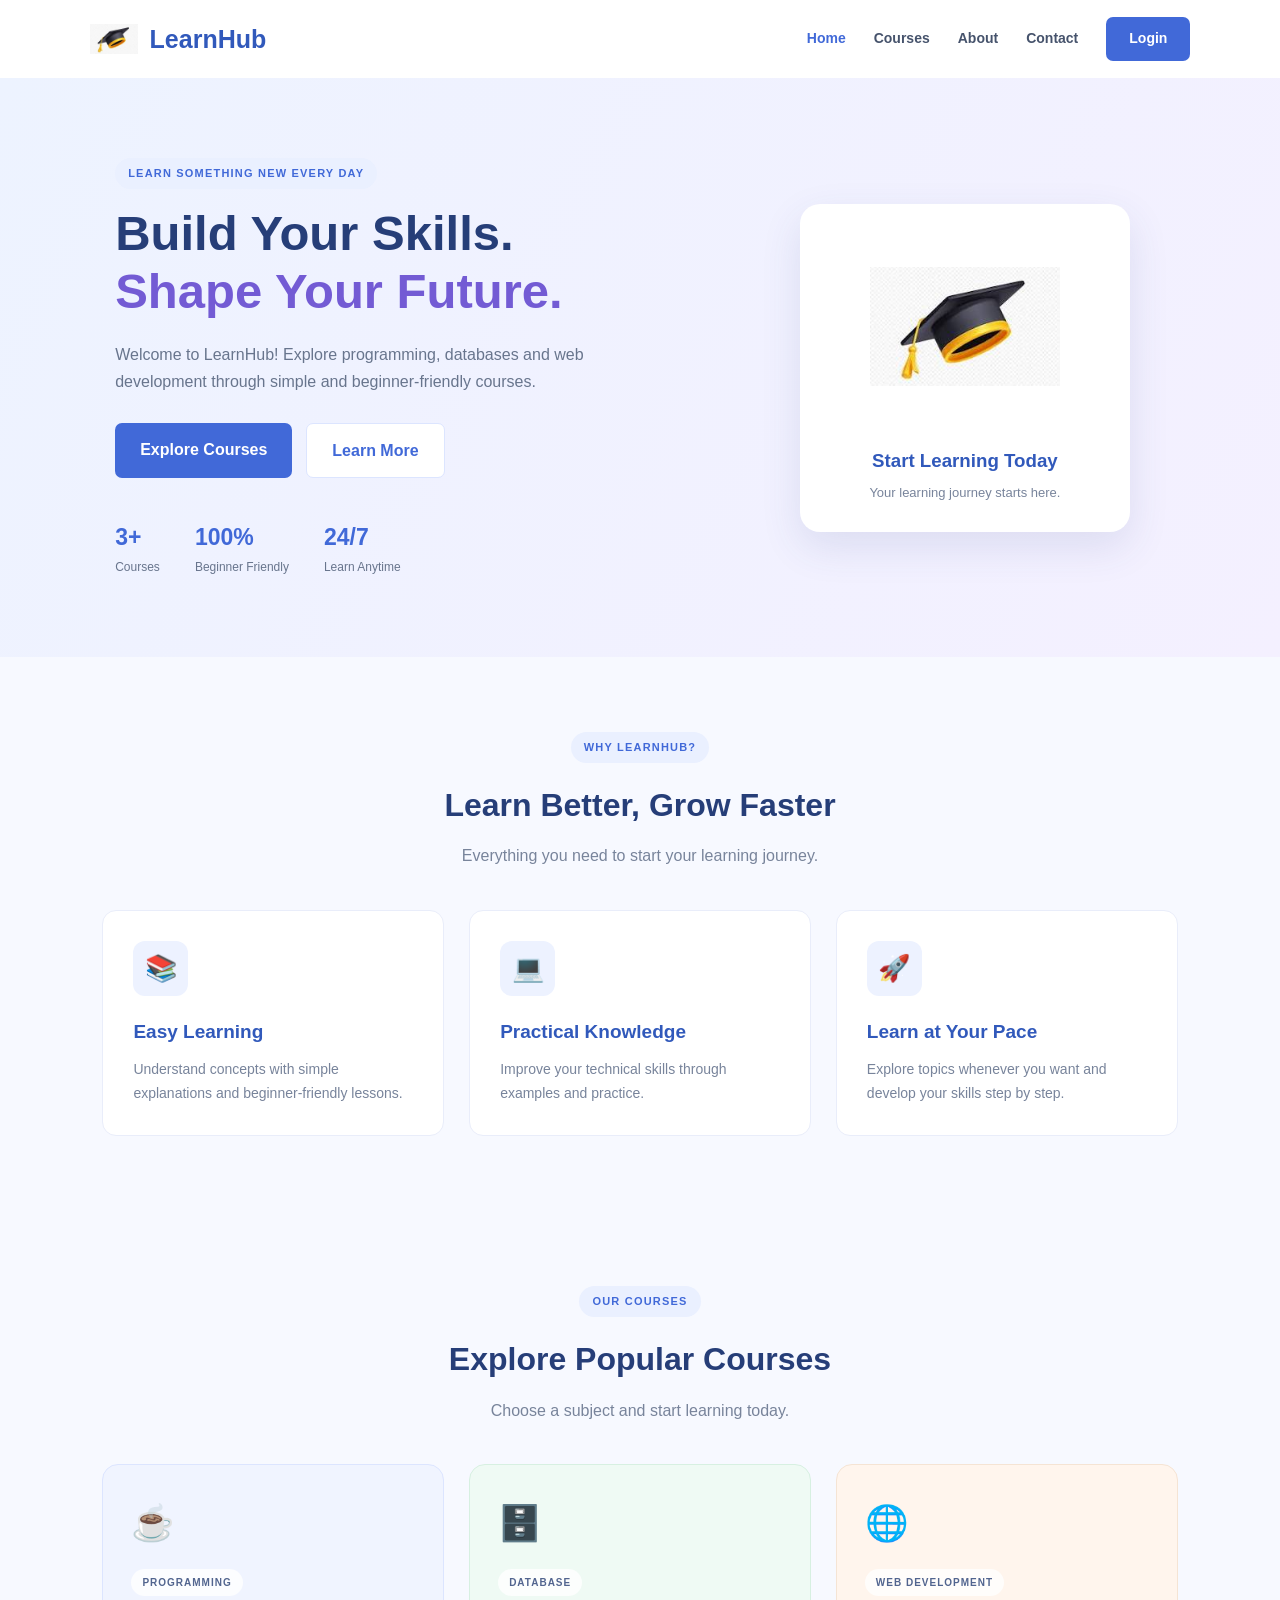
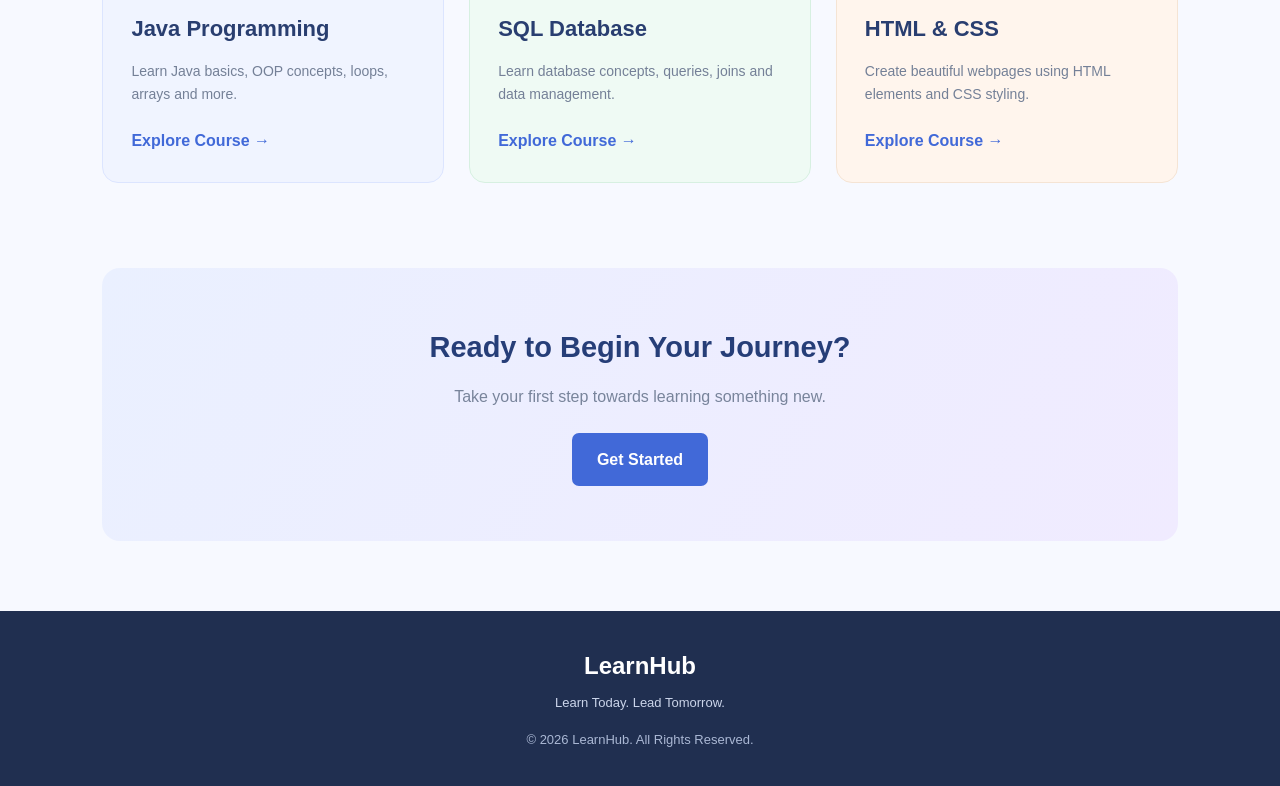
<file: index.html>
<!DOCTYPE html>
<html lang="en">
<head>
    <meta charset="UTF-8">
    <meta name="viewport" content="width=device-width, initial-scale=1.0">
    <title>LearnHub | Home</title>
    <link rel="stylesheet" href="styles.css">
</head>
<body>

    <header class="navbar">
        <a href="index.html" class="logo">
            <img src="logo.jpg" alt="LearnHub Logo">
            <span>LearnHub</span>
        </a>

        <nav class="nav-links">
            <a href="index.html" class="active">Home</a>
            <a href="courses.html">Courses</a>
            <a href="about.html">About</a>
            <a href="contact.html">Contact</a>
            <a href="login.html" class="nav-button">Login</a>
        </nav>
    </header>

    <main>
        <section class="hero">
            <div class="hero-content">
                <span class="tag">LEARN SOMETHING NEW EVERY DAY</span>

                <h1>
                    Build Your Skills.<br>
                    <span>Shape Your Future.</span>
                </h1>

                <p>
                    Welcome to LearnHub! Explore programming,
                    databases and web development through
                    simple and beginner-friendly courses.
                </p>

                <div class="hero-buttons">
                    <a href="courses.html" class="btn">Explore Courses</a>
                    <a href="about.html" class="btn btn-light">Learn More</a>
                </div>

                <div class="hero-stats">
                    <div>
                        <h3>3+</h3>
                        <p>Courses</p>
                    </div>
                    <div>
                        <h3>100%</h3>
                        <p>Beginner Friendly</p>
                    </div>
                    <div>
                        <h3>24/7</h3>
                        <p>Learn Anytime</p>
                    </div>
                </div>
            </div>

            <div class="hero-image">
                <div class="image-card">
                    <img src="logo.jpg" alt="LearnHub">
                    <h3>Start Learning Today</h3>
                    <p>Your learning journey starts here.</p>
                </div>
            </div>
        </section>

        <section class="features section">
            <div class="section-heading">
                <span class="tag">WHY LEARNHUB?</span>
                <h2>Learn Better, Grow Faster</h2>
                <p>Everything you need to start your learning journey.</p>
            </div>

            <div class="feature-grid">
                <article class="feature-card">
                    <div class="feature-icon">📚</div>
                    <h3>Easy Learning</h3>
                    <p>Understand concepts with simple explanations
                    and beginner-friendly lessons.</p>
                </article>

                <article class="feature-card">
                    <div class="feature-icon">💻</div>
                    <h3>Practical Knowledge</h3>
                    <p>Improve your technical skills through
                    examples and practice.</p>
                </article>

                <article class="feature-card">
                    <div class="feature-icon">🚀</div>
                    <h3>Learn at Your Pace</h3>
                    <p>Explore topics whenever you want and
                    develop your skills step by step.</p>
                </article>
            </div>
        </section>

        <section class="home-courses section">
            <div class="section-heading">
                <span class="tag">OUR COURSES</span>
                <h2>Explore Popular Courses</h2>
                <p>Choose a subject and start learning today.</p>
            </div>

            <div class="course-grid">

                <article class="course-card java">
                    <div class="course-icon">☕</div>
                    <span class="course-category">PROGRAMMING</span>
                    <h3>Java Programming</h3>
                    <p>Learn Java basics, OOP concepts,
                    loops, arrays and more.</p>
                    <a href="java.html" class="text-link">Explore Course →</a>
                </article>

                <article class="course-card sql">
                    <div class="course-icon">🗄️</div>
                    <span class="course-category">DATABASE</span>
                    <h3>SQL Database</h3>
                    <p>Learn database concepts, queries,
                    joins and data management.</p>
                    <a href="sql.html" class="text-link">Explore Course →</a>
                </article>

                <article class="course-card html">
                    <div class="course-icon">🌐</div>
                    <span class="course-category">WEB DEVELOPMENT</span>
                    <h3>HTML & CSS</h3>
                    <p>Create beautiful webpages using
                    HTML elements and CSS styling.</p>
                    <a href="html-css.html" class="text-link">Explore Course →</a>
                </article>

            </div>
        </section>

        <section class="home-cta">
            <h2>Ready to Begin Your Journey?</h2>
            <p>Take your first step towards learning something new.</p>
            <a href="courses.html" class="btn">Get Started</a>
        </section>
    </main>

    <footer class="footer">
        <h3>LearnHub</h3>
        <p>Learn Today. Lead Tomorrow.</p>
        <p class="copyright">© 2026 LearnHub. All Rights Reserved.</p>
    </footer>

</body>
</html>
</file>
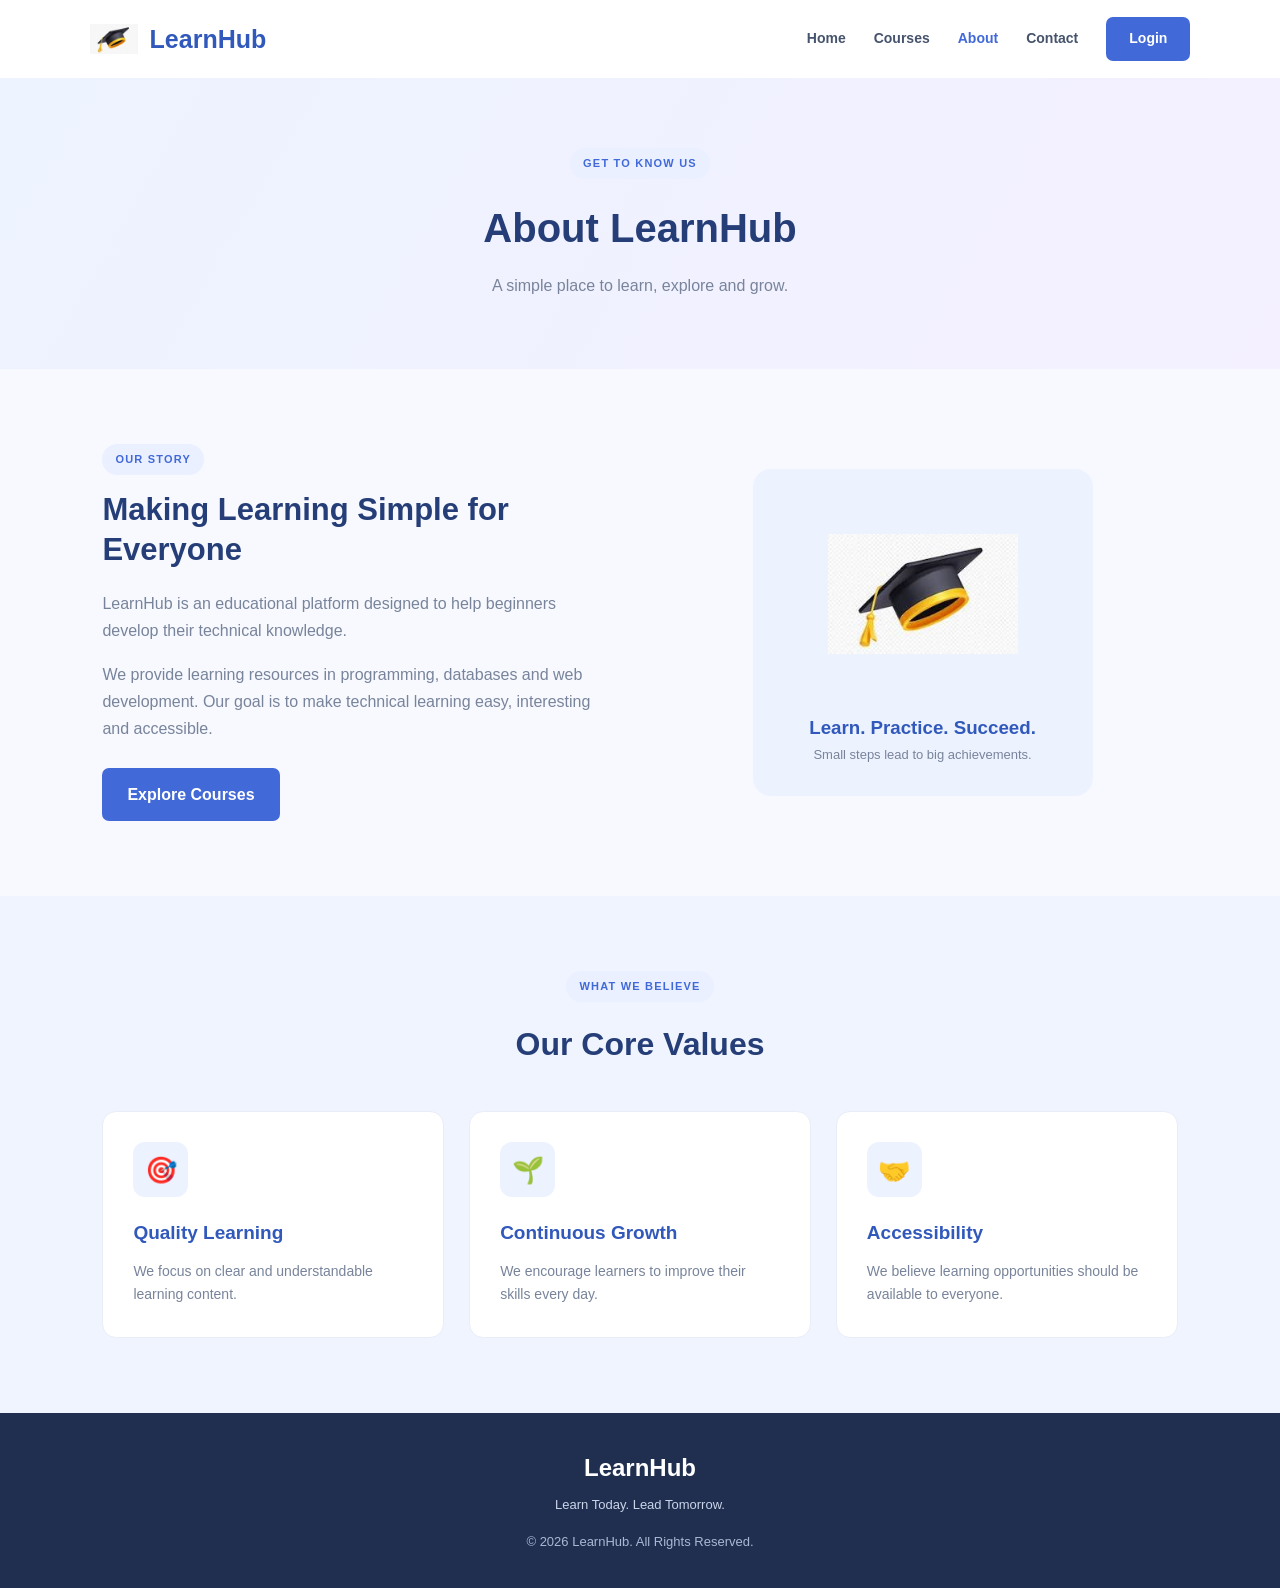
<file: about.html>
<!DOCTYPE html>
<html lang="en">
<head>
    <meta charset="UTF-8">
    <meta name="viewport" content="width=device-width, initial-scale=1.0">
    <title>LearnHub | About Us</title>
    <link rel="stylesheet" href="styles.css">
</head>
<body>

    <header class="navbar">
        <a href="index.html" class="logo">
            <img src="logo.jpg" alt="LearnHub Logo">
            <span>LearnHub</span>
        </a>

        <nav class="nav-links">
            <a href="index.html">Home</a>
            <a href="courses.html">Courses</a>
            <a href="about.html" class="active">About</a>
            <a href="contact.html">Contact</a>
            <a href="login.html" class="nav-button">Login</a>
        </nav>
    </header>

    <main>
        <section class="page-hero">
            <span class="tag">GET TO KNOW US</span>
            <h1>About LearnHub</h1>
            <p>A simple place to learn, explore and grow.</p>
        </section>

        <section class="about-section section">
            <div class="about-content">
                <span class="tag">OUR STORY</span>
                <h2>Making Learning Simple for Everyone</h2>
                <p>
                    LearnHub is an educational platform designed to help
                    beginners develop their technical knowledge.
                </p>
                <p>
                    We provide learning resources in programming,
                    databases and web development. Our goal is to make
                    technical learning easy, interesting and accessible.
                </p>
                <a href="courses.html" class="btn">Explore Courses</a>
            </div>

            <div class="about-visual">
                <div class="about-visual-card">
                    <img src="logo.jpg" alt="LearnHub">
                    <h3>Learn. Practice. Succeed.</h3>
                    <p>Small steps lead to big achievements.</p>
                </div>
            </div>
        </section>

        <section class="values-section section">
            <div class="section-heading">
                <span class="tag">WHAT WE BELIEVE</span>
                <h2>Our Core Values</h2>
            </div>

            <div class="feature-grid">
                <article class="feature-card">
                    <div class="feature-icon">🎯</div>
                    <h3>Quality Learning</h3>
                    <p>We focus on clear and understandable
                    learning content.</p>
                </article>

                <article class="feature-card">
                    <div class="feature-icon">🌱</div>
                    <h3>Continuous Growth</h3>
                    <p>We encourage learners to improve their
                    skills every day.</p>
                </article>

                <article class="feature-card">
                    <div class="feature-icon">🤝</div>
                    <h3>Accessibility</h3>
                    <p>We believe learning opportunities should
                    be available to everyone.</p>
                </article>
            </div>
        </section>
    </main>

    <footer class="footer">
        <h3>LearnHub</h3>
        <p>Learn Today. Lead Tomorrow.</p>
        <p class="copyright">© 2026 LearnHub. All Rights Reserved.</p>
    </footer>

</body>
</html>
</file>
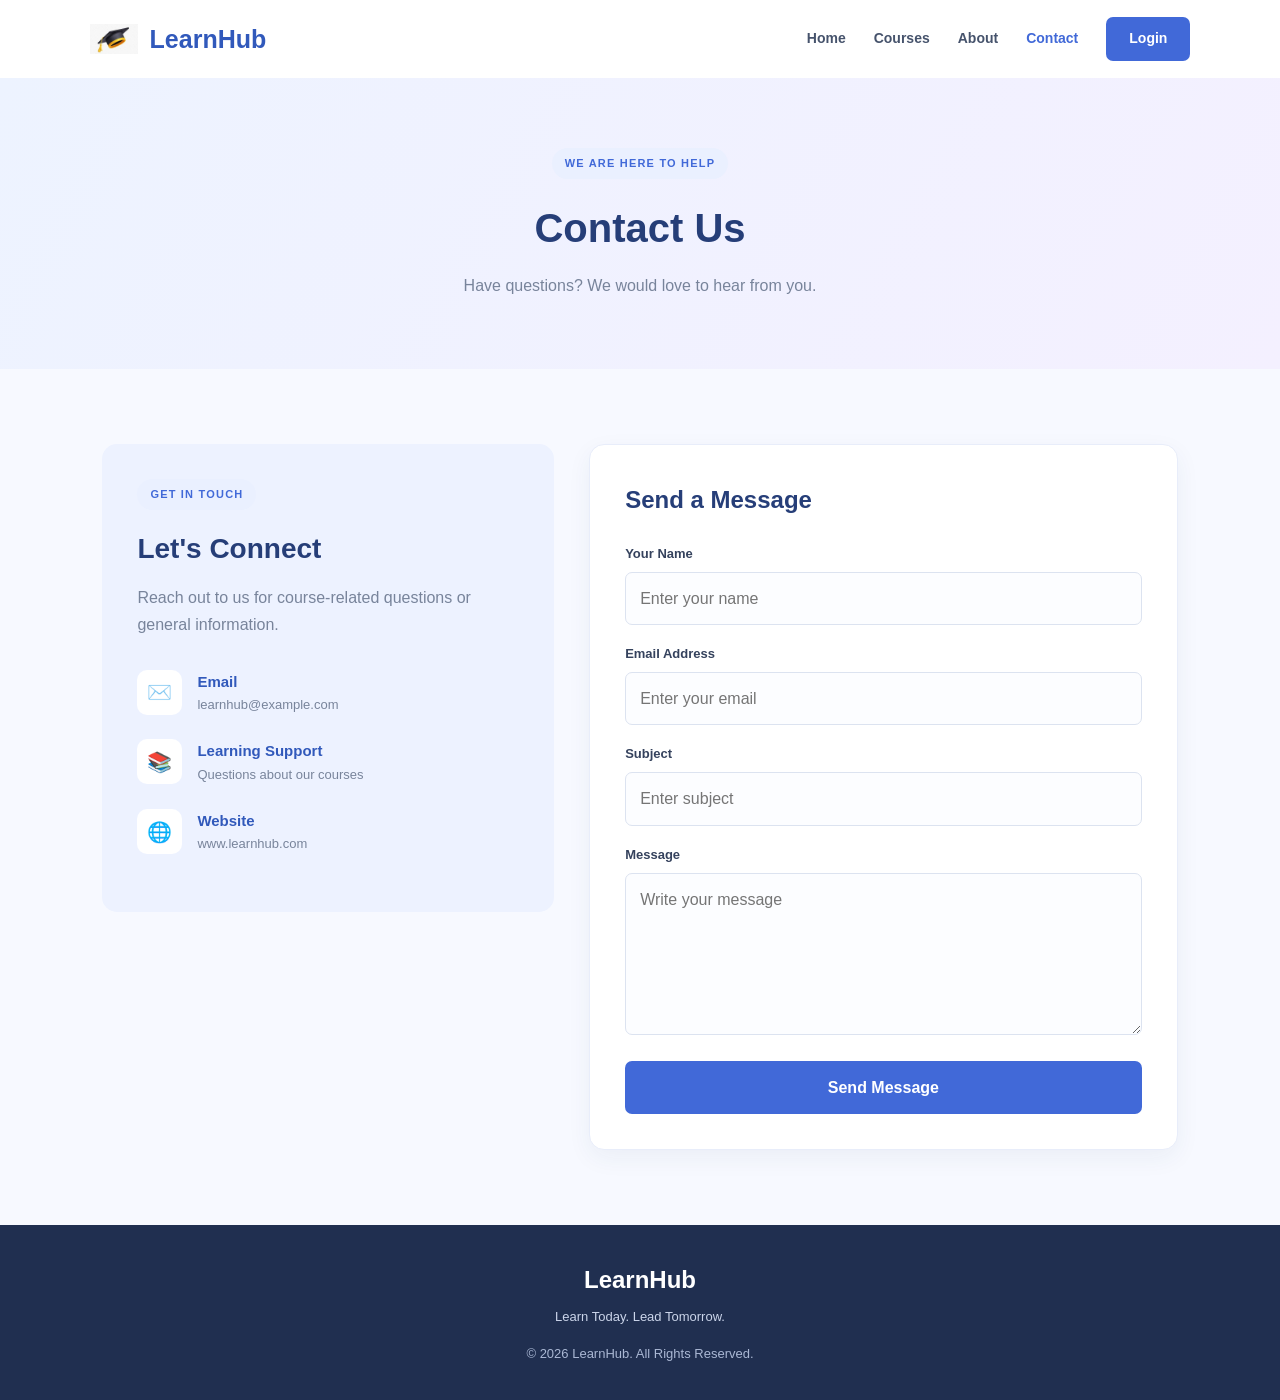
<file: contact.html>
<!DOCTYPE html>
<html lang="en">
<head>
    <meta charset="UTF-8">
    <meta name="viewport" content="width=device-width, initial-scale=1.0">
    <title>LearnHub | Contact</title>
    <link rel="stylesheet" href="styles.css">
</head>
<body>

    <header class="navbar">
        <a href="index.html" class="logo">
            <img src="logo.jpg" alt="LearnHub Logo">
            <span>LearnHub</span>
        </a>

        <nav class="nav-links">
            <a href="index.html">Home</a>
            <a href="courses.html">Courses</a>
            <a href="about.html">About</a>
            <a href="contact.html" class="active">Contact</a>
            <a href="login.html" class="nav-button">Login</a>
        </nav>
    </header>

    <main>
        <section class="page-hero">
            <span class="tag">WE ARE HERE TO HELP</span>
            <h1>Contact Us</h1>
            <p>Have questions? We would love to hear from you.</p>
        </section>

        <section class="contact-section section">

            <div class="contact-info">
                <span class="tag">GET IN TOUCH</span>
                <h2>Let's Connect</h2>
                <p>Reach out to us for course-related questions
                or general information.</p>

                <div class="contact-item">
                    <span>✉️</span>
                    <div>
                        <h3>Email</h3>
                        <p>learnhub@example.com</p>
                    </div>
                </div>

                <div class="contact-item">
                    <span>📚</span>
                    <div>
                        <h3>Learning Support</h3>
                        <p>Questions about our courses</p>
                    </div>
                </div>

                <div class="contact-item">
                    <span>🌐</span>
                    <div>
                        <h3>Website</h3>
                        <p>www.learnhub.com</p>
                    </div>
                </div>
            </div>

            <form class="contact-form" action="success.html">
                <h2>Send a Message</h2>

                <label for="contact-name">Your Name</label>
                <input type="text" id="contact-name"
                       placeholder="Enter your name" required>

                <label for="contact-email">Email Address</label>
                <input type="email" id="contact-email"
                       placeholder="Enter your email" required>

                <label for="contact-subject">Subject</label>
                <input type="text" id="contact-subject"
                       placeholder="Enter subject" required>

                <label for="contact-message">Message</label>
                <textarea id="contact-message" rows="5"
                          placeholder="Write your message" required></textarea>

                <button type="submit" class="btn">Send Message</button>
            </form>

        </section>
    </main>

    <footer class="footer">
        <h3>LearnHub</h3>
        <p>Learn Today. Lead Tomorrow.</p>
        <p class="copyright">© 2026 LearnHub. All Rights Reserved.</p>
    </footer>

</body>
</html>
</file>
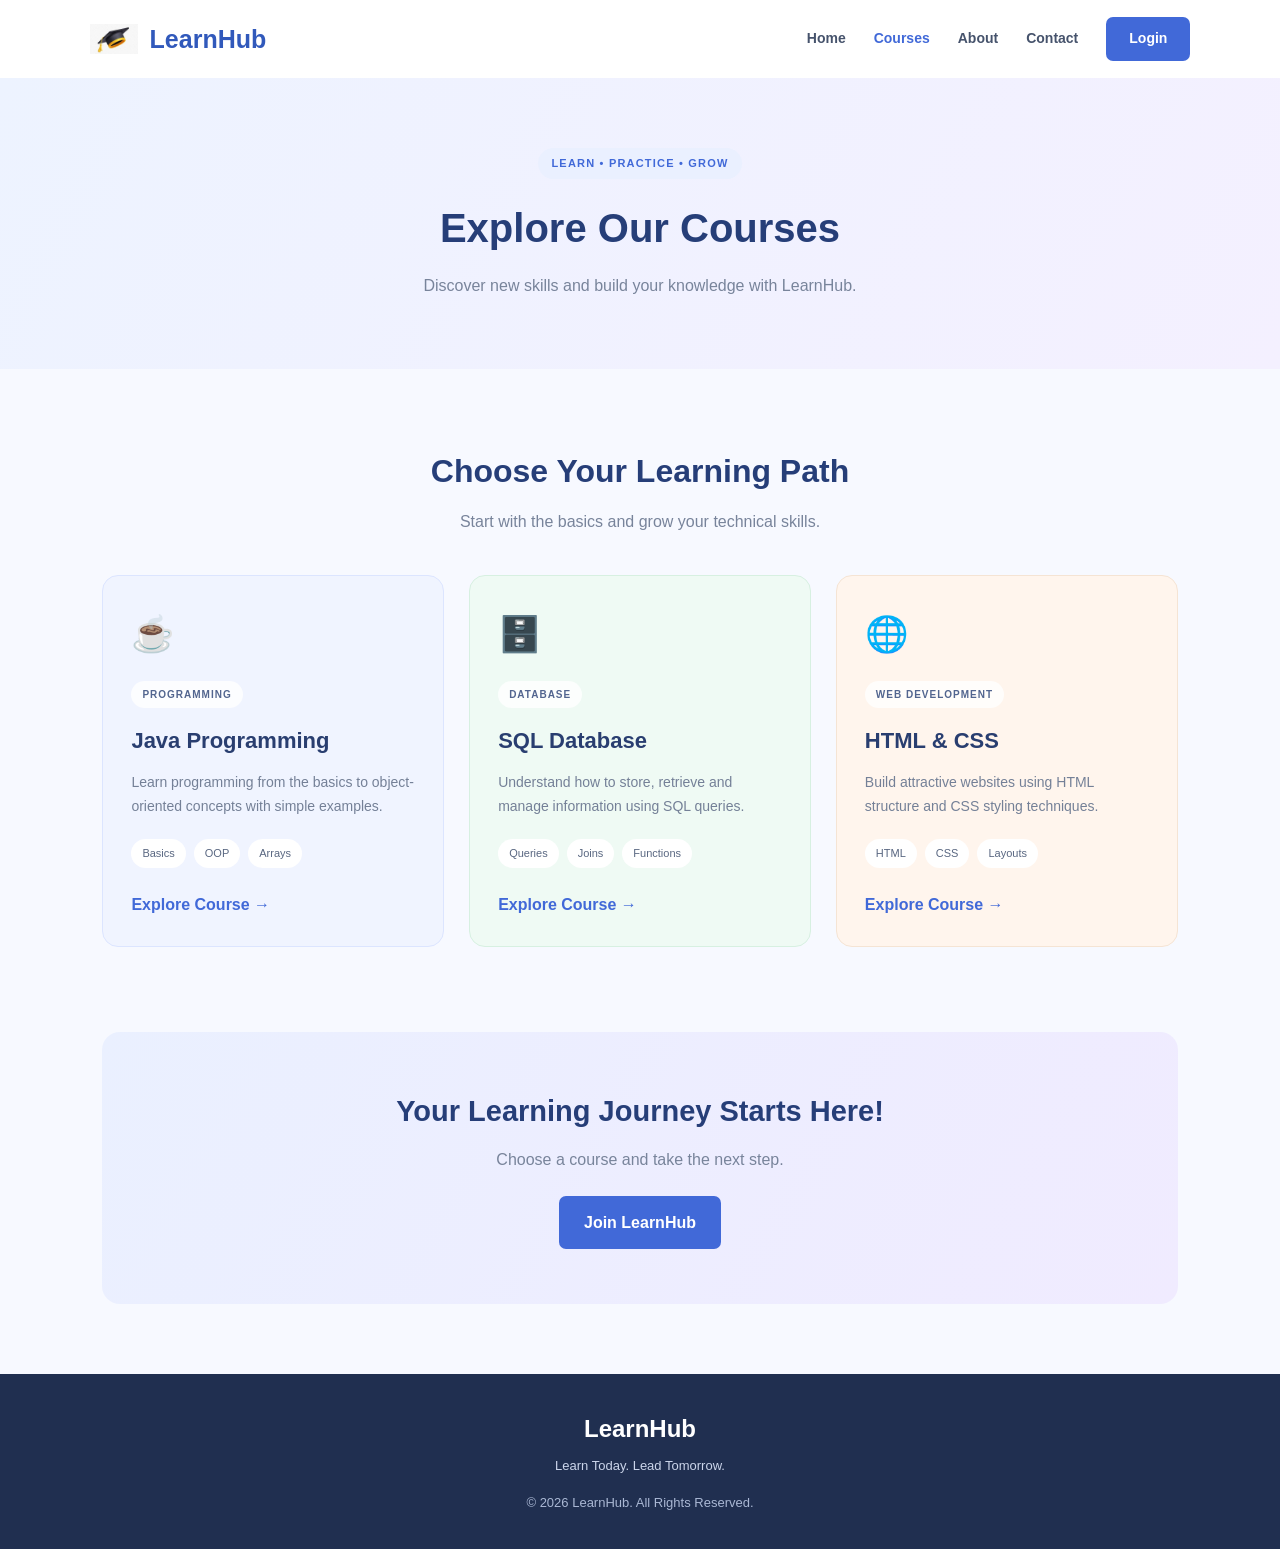
<file: courses.html>
<!DOCTYPE html>
<html lang="en">
<head>
    <meta charset="UTF-8">
    <meta name="viewport" content="width=device-width, initial-scale=1.0">
    <title>LearnHub | Courses</title>
    <link rel="stylesheet" href="styles.css">
</head>
<body>

    <header class="navbar">
        <a href="index.html" class="logo">
            <img src="logo.jpg" alt="LearnHub Logo">
            <span>LearnHub</span>
        </a>

        <nav class="nav-links">
            <a href="index.html">Home</a>
            <a href="courses.html" class="active">Courses</a>
            <a href="about.html">About</a>
            <a href="contact.html">Contact</a>
            <a href="login.html" class="nav-button">Login</a>
        </nav>
    </header>

    <main>
        <section class="page-hero">
            <span class="tag">LEARN • PRACTICE • GROW</span>
            <h1>Explore Our Courses</h1>
            <p>Discover new skills and build your knowledge with LearnHub.</p>
        </section>

        <section class="section">
            <div class="section-heading">
                <h2>Choose Your Learning Path</h2>
                <p>Start with the basics and grow your technical skills.</p>
            </div>

            <div class="course-grid">

                <article class="course-card java">
                    <div class="course-icon">☕</div>
                    <span class="course-category">PROGRAMMING</span>
                    <h3>Java Programming</h3>
                    <p>Learn programming from the basics to object-oriented
                    concepts with simple examples.</p>
                    <div class="topic-tags">
                        <span>Basics</span>
                        <span>OOP</span>
                        <span>Arrays</span>
                    </div>
                    <a href="java.html" class="text-link">Explore Course →</a>
                </article>

                <article class="course-card sql">
                    <div class="course-icon">🗄️</div>
                    <span class="course-category">DATABASE</span>
                    <h3>SQL Database</h3>
                    <p>Understand how to store, retrieve and manage
                    information using SQL queries.</p>
                    <div class="topic-tags">
                        <span>Queries</span>
                        <span>Joins</span>
                        <span>Functions</span>
                    </div>
                    <a href="sql.html" class="text-link">Explore Course →</a>
                </article>

                <article class="course-card html">
                    <div class="course-icon">🌐</div>
                    <span class="course-category">WEB DEVELOPMENT</span>
                    <h3>HTML & CSS</h3>
                    <p>Build attractive websites using HTML structure
                    and CSS styling techniques.</p>
                    <div class="topic-tags">
                        <span>HTML</span>
                        <span>CSS</span>
                        <span>Layouts</span>
                    </div>
                    <a href="html-css.html" class="text-link">Explore Course →</a>
                </article>

            </div>
        </section>

        <section class="home-cta">
            <h2>Your Learning Journey Starts Here!</h2>
            <p>Choose a course and take the next step.</p>
            <a href="register.html" class="btn">Join LearnHub</a>
        </section>
    </main>

    <footer class="footer">
        <h3>LearnHub</h3>
        <p>Learn Today. Lead Tomorrow.</p>
        <p class="copyright">© 2026 LearnHub. All Rights Reserved.</p>
    </footer>

</body>
</html>
</file>
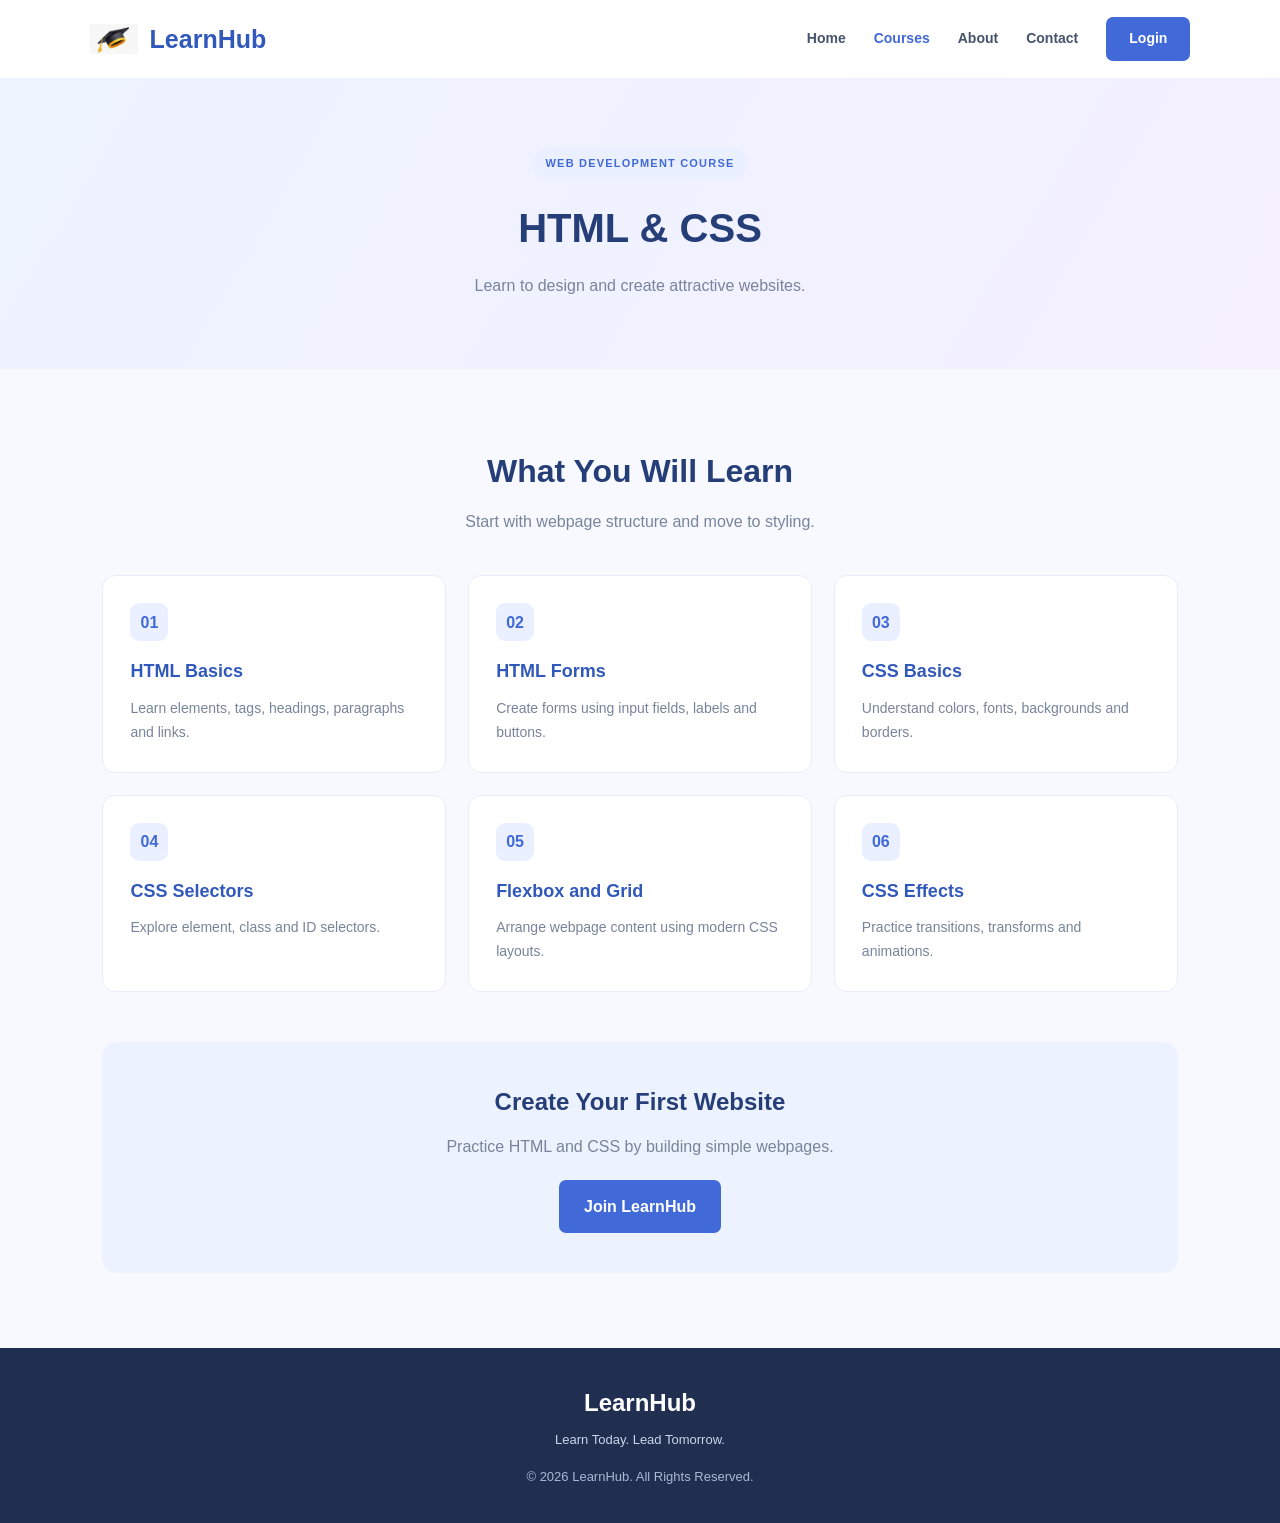
<file: html-css.html>
<!DOCTYPE html>
<html lang="en">
<head>
    <meta charset="UTF-8">
    <meta name="viewport" content="width=device-width, initial-scale=1.0">
    <title>LearnHub | HTML and CSS</title>
    <link rel="stylesheet" href="styles.css">
</head>
<body>

    <header class="navbar">
        <a href="index.html" class="logo">
            <img src="logo.jpg" alt="LearnHub Logo">
            <span>LearnHub</span>
        </a>

        <nav class="nav-links">
            <a href="index.html">Home</a>
            <a href="courses.html" class="active">Courses</a>
            <a href="about.html">About</a>
            <a href="contact.html">Contact</a>
            <a href="login.html" class="nav-button">Login</a>
        </nav>
    </header>

    <main>
        <section class="page-hero">
            <span class="tag">WEB DEVELOPMENT COURSE</span>
            <h1>HTML & CSS</h1>
            <p>Learn to design and create attractive websites.</p>
        </section>

        <section class="section detail-section">
            <div class="section-heading">
                <h2>What You Will Learn</h2>
                <p>Start with webpage structure and move to styling.</p>
            </div>

            <div class="topic-grid">
                <article class="topic-card">
                    <span>01</span>
                    <h3>HTML Basics</h3>
                    <p>Learn elements, tags, headings, paragraphs and links.</p>
                </article>

                <article class="topic-card">
                    <span>02</span>
                    <h3>HTML Forms</h3>
                    <p>Create forms using input fields, labels and buttons.</p>
                </article>

                <article class="topic-card">
                    <span>03</span>
                    <h3>CSS Basics</h3>
                    <p>Understand colors, fonts, backgrounds and borders.</p>
                </article>

                <article class="topic-card">
                    <span>04</span>
                    <h3>CSS Selectors</h3>
                    <p>Explore element, class and ID selectors.</p>
                </article>

                <article class="topic-card">
                    <span>05</span>
                    <h3>Flexbox and Grid</h3>
                    <p>Arrange webpage content using modern CSS layouts.</p>
                </article>

                <article class="topic-card">
                    <span>06</span>
                    <h3>CSS Effects</h3>
                    <p>Practice transitions, transforms and animations.</p>
                </article>
            </div>

            <div class="detail-note">
                <h2>Create Your First Website</h2>
                <p>Practice HTML and CSS by building simple webpages.</p>
                <a href="register.html" class="btn">Join LearnHub</a>
            </div>
        </section>
    </main>

    <footer class="footer">
        <h3>LearnHub</h3>
        <p>Learn Today. Lead Tomorrow.</p>
        <p class="copyright">© 2026 LearnHub. All Rights Reserved.</p>
    </footer>

</body>
</html>
</file>
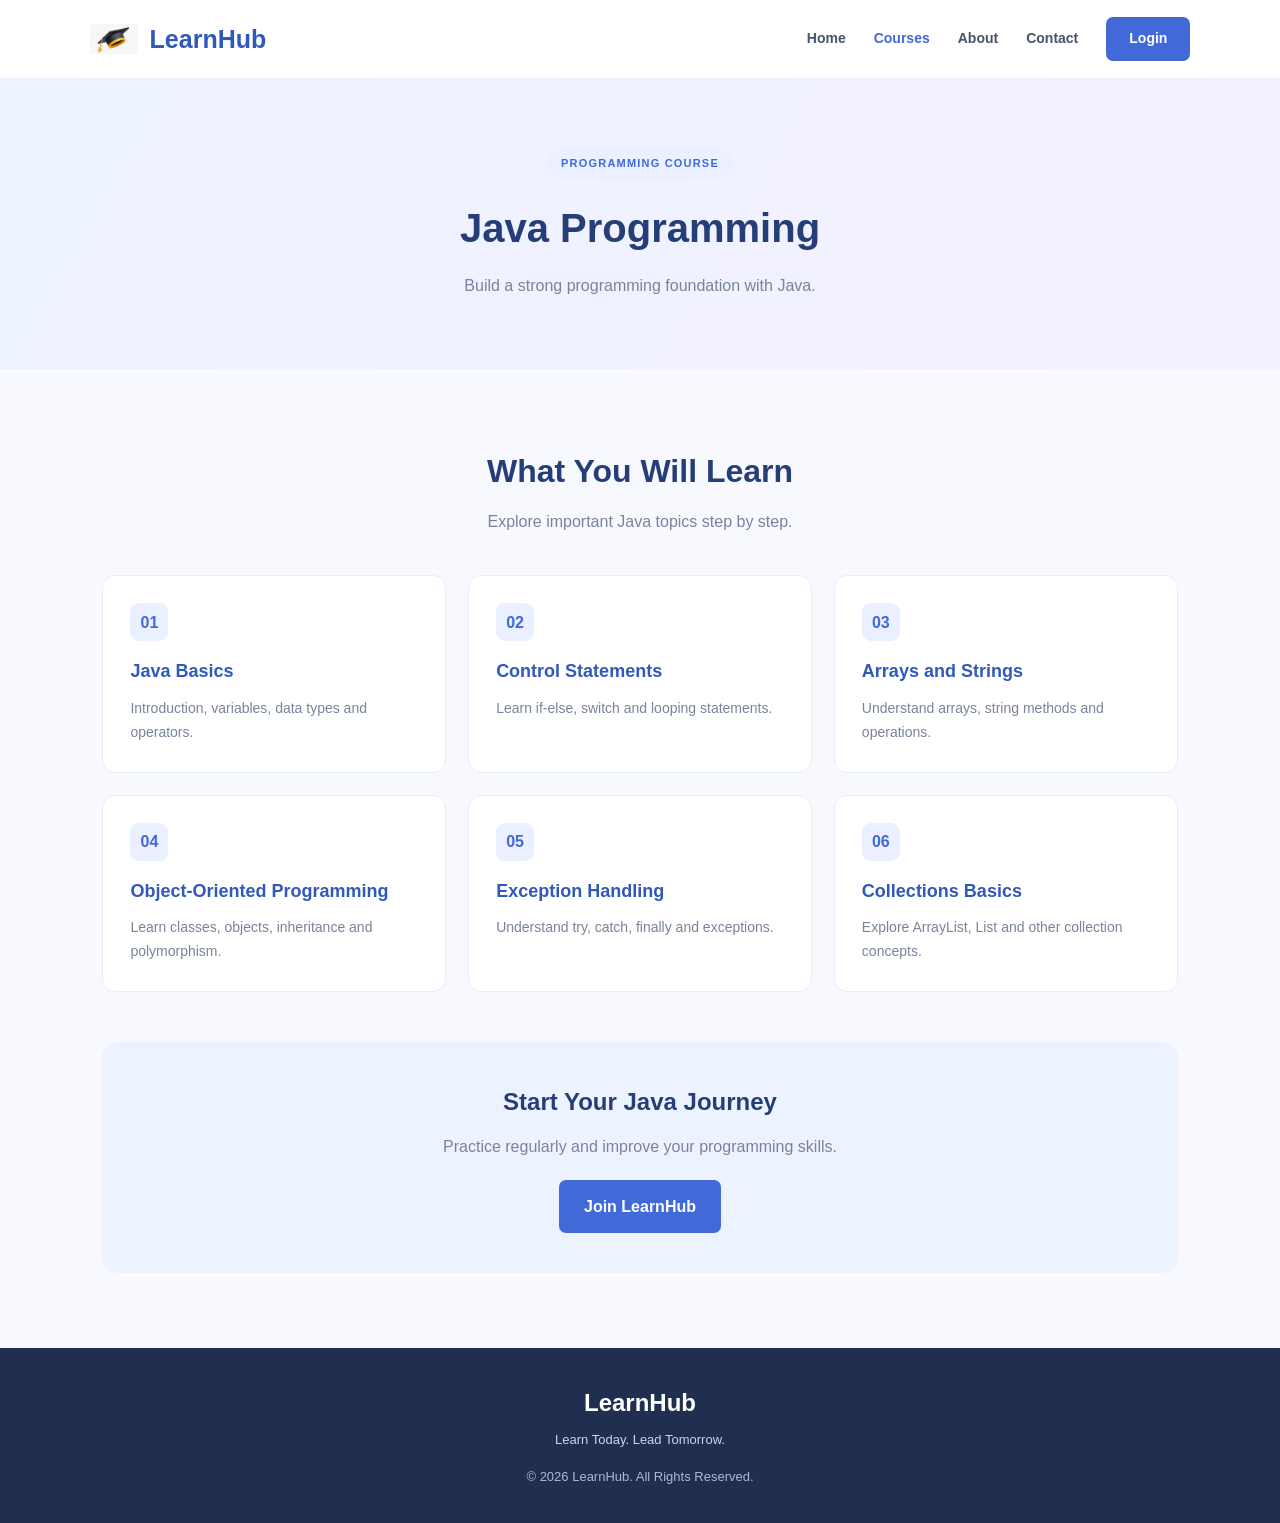
<file: java.html>
<!DOCTYPE html>
<html lang="en">
<head>
    <meta charset="UTF-8">
    <meta name="viewport" content="width=device-width, initial-scale=1.0">
    <title>LearnHub | Java Programming</title>
    <link rel="stylesheet" href="styles.css">
</head>
<body>

    <header class="navbar">
        <a href="index.html" class="logo">
            <img src="logo.jpg" alt="LearnHub Logo">
            <span>LearnHub</span>
        </a>

        <nav class="nav-links">
            <a href="index.html">Home</a>
            <a href="courses.html" class="active">Courses</a>
            <a href="about.html">About</a>
            <a href="contact.html">Contact</a>
            <a href="login.html" class="nav-button">Login</a>
        </nav>
    </header>

    <main>
        <section class="page-hero">
            <span class="tag">PROGRAMMING COURSE</span>
            <h1>Java Programming</h1>
            <p>Build a strong programming foundation with Java.</p>
        </section>

        <section class="section detail-section">
            <div class="section-heading">
                <h2>What You Will Learn</h2>
                <p>Explore important Java topics step by step.</p>
            </div>

            <div class="topic-grid">
                <article class="topic-card">
                    <span>01</span>
                    <h3>Java Basics</h3>
                    <p>Introduction, variables, data types and operators.</p>
                </article>

                <article class="topic-card">
                    <span>02</span>
                    <h3>Control Statements</h3>
                    <p>Learn if-else, switch and looping statements.</p>
                </article>

                <article class="topic-card">
                    <span>03</span>
                    <h3>Arrays and Strings</h3>
                    <p>Understand arrays, string methods and operations.</p>
                </article>

                <article class="topic-card">
                    <span>04</span>
                    <h3>Object-Oriented Programming</h3>
                    <p>Learn classes, objects, inheritance and polymorphism.</p>
                </article>

                <article class="topic-card">
                    <span>05</span>
                    <h3>Exception Handling</h3>
                    <p>Understand try, catch, finally and exceptions.</p>
                </article>

                <article class="topic-card">
                    <span>06</span>
                    <h3>Collections Basics</h3>
                    <p>Explore ArrayList, List and other collection concepts.</p>
                </article>
            </div>

            <div class="detail-note">
                <h2>Start Your Java Journey</h2>
                <p>Practice regularly and improve your programming skills.</p>
                <a href="register.html" class="btn">Join LearnHub</a>
            </div>
        </section>
    </main>

    <footer class="footer">
        <h3>LearnHub</h3>
        <p>Learn Today. Lead Tomorrow.</p>
        <p class="copyright">© 2026 LearnHub. All Rights Reserved.</p>
    </footer>

</body>
</html>
</file>
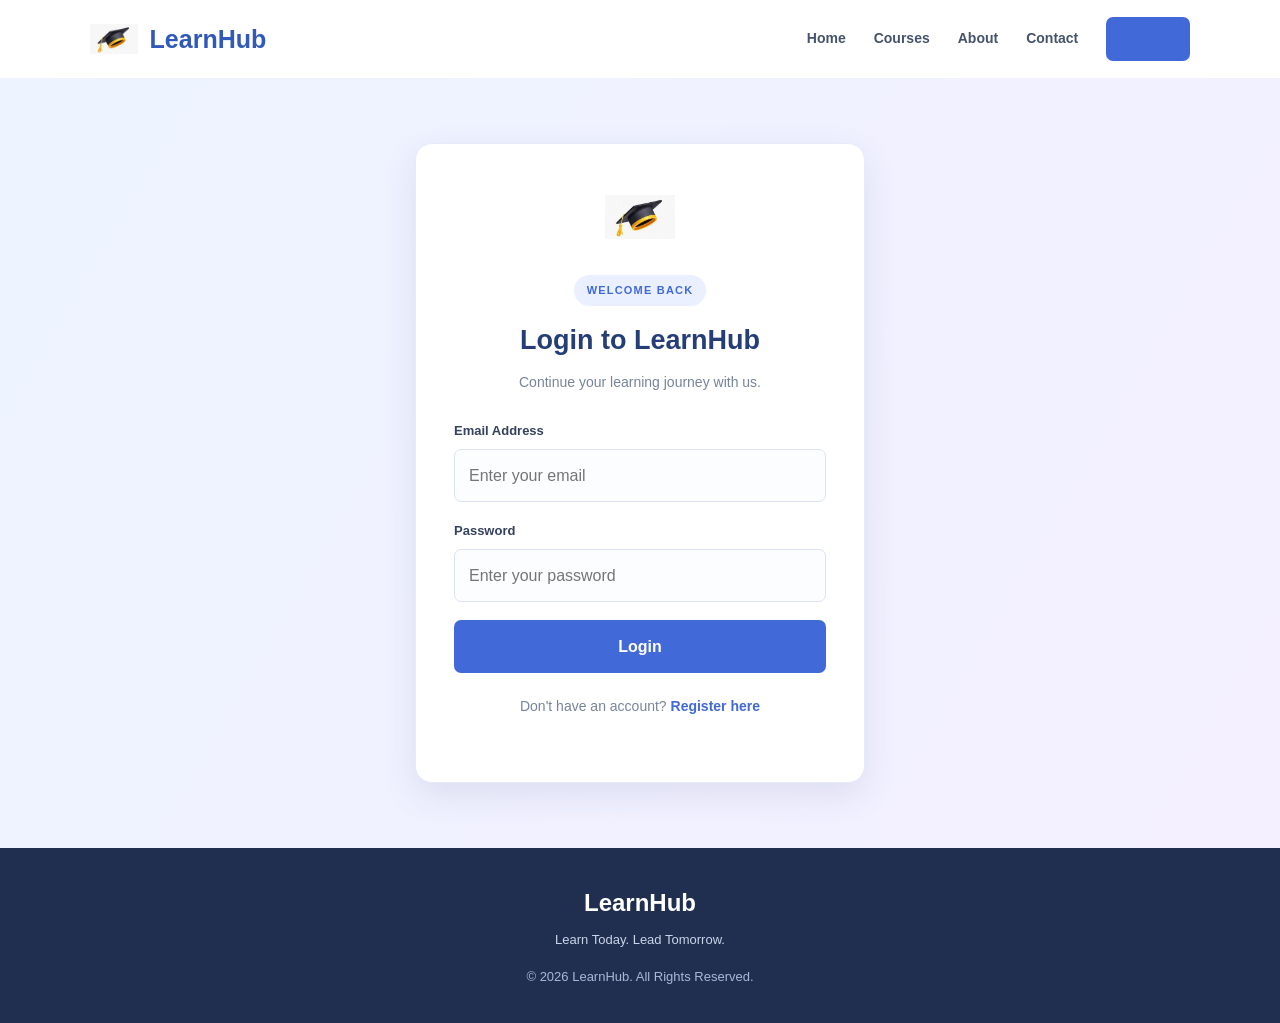
<file: login.html>
<!DOCTYPE html>
<html lang="en">
<head>
    <meta charset="UTF-8">
    <meta name="viewport" content="width=device-width, initial-scale=1.0">
    <title>LearnHub | Login</title>
    <link rel="stylesheet" href="styles.css">
</head>
<body>

    <header class="navbar">
        <a href="index.html" class="logo">
            <img src="logo.jpg" alt="LearnHub Logo">
            <span>LearnHub</span>
        </a>

        <nav class="nav-links">
            <a href="index.html">Home</a>
            <a href="courses.html">Courses</a>
            <a href="about.html">About</a>
            <a href="contact.html">Contact</a>
            <a href="login.html" class="nav-button active">Login</a>
        </nav>
    </header>

    <main class="account-page">
        <form class="form-container" action="success.html">
            <div class="form-logo">
                <img src="logo.jpg" alt="LearnHub Logo">
            </div>

            <span class="tag">WELCOME BACK</span>
            <h1>Login to LearnHub</h1>
            <p>Continue your learning journey with us.</p>

            <label for="login-email">Email Address</label>
            <input type="email" id="login-email"
                   placeholder="Enter your email" required>

            <label for="login-password">Password</label>
            <input type="password" id="login-password"
                   placeholder="Enter your password" required>

            <button type="submit" class="btn">Login</button>

            <p class="form-bottom">
                Don't have an account?
                <a href="register.html">Register here</a>
            </p>
        </form>
    </main>

    <footer class="footer">
        <h3>LearnHub</h3>
        <p>Learn Today. Lead Tomorrow.</p>
        <p class="copyright">© 2026 LearnHub. All Rights Reserved.</p>
    </footer>

</body>
</html>
</file>
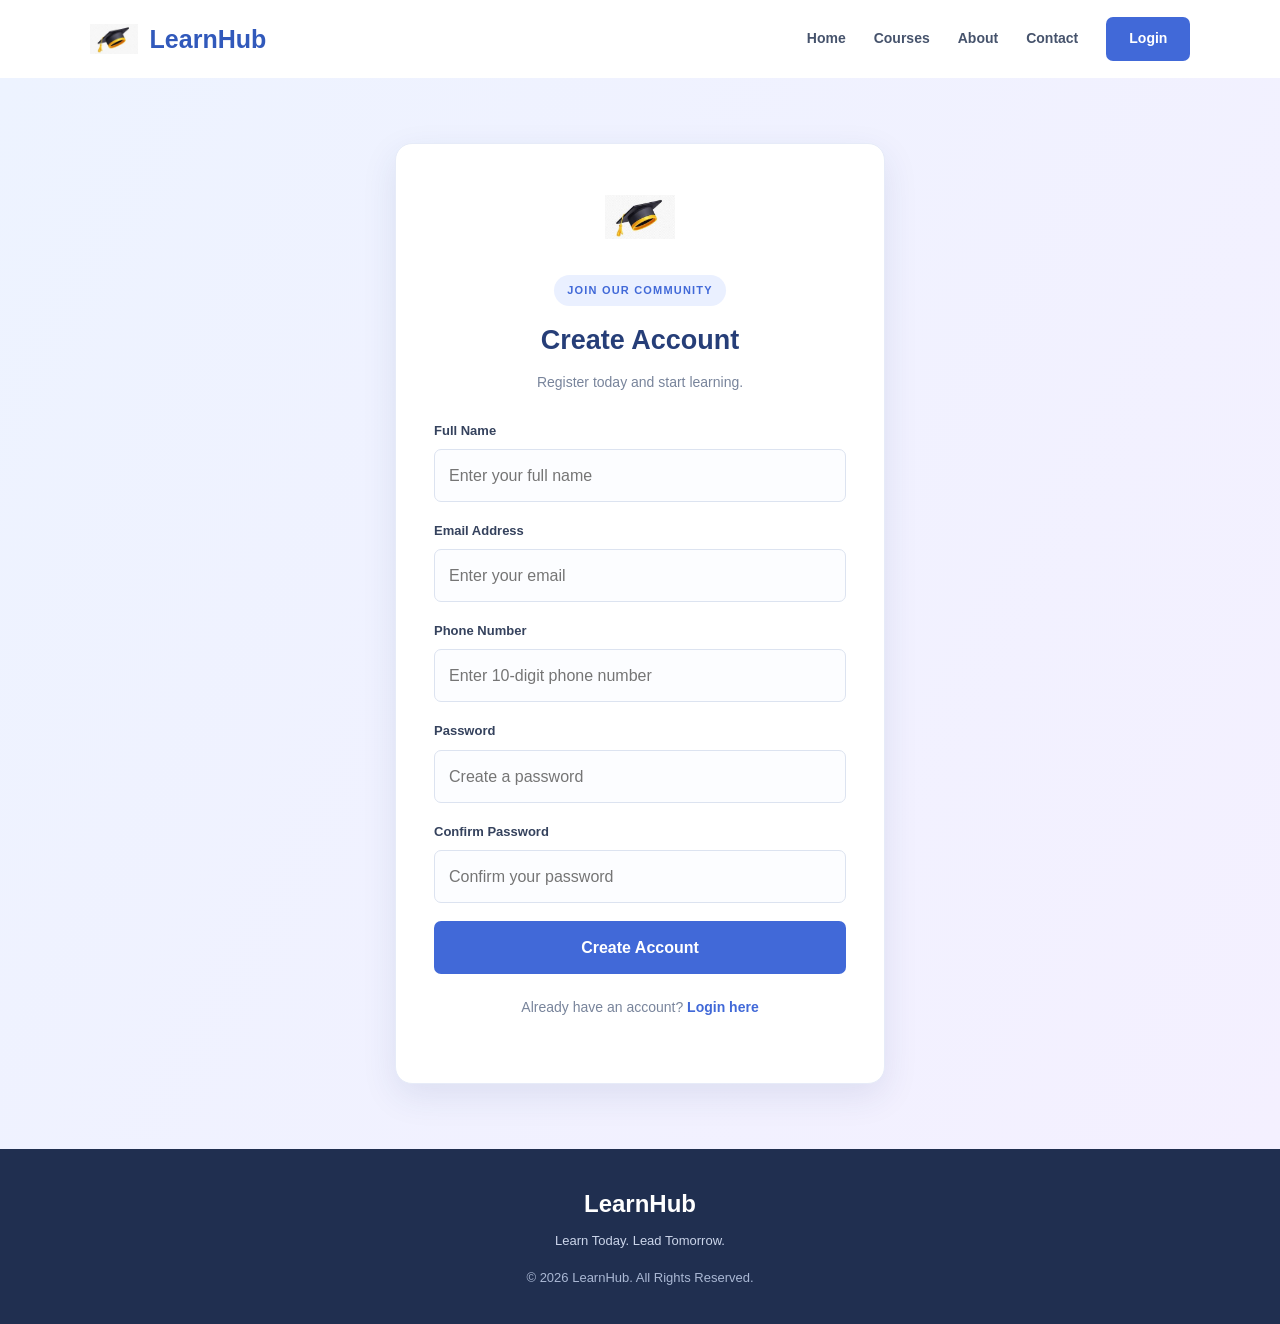
<file: register.html>
<!DOCTYPE html>
<html lang="en">
<head>
    <meta charset="UTF-8">
    <meta name="viewport" content="width=device-width, initial-scale=1.0">
    <title>LearnHub | Register</title>
    <link rel="stylesheet" href="styles.css">
</head>
<body>

    <header class="navbar">
        <a href="index.html" class="logo">
            <img src="logo.jpg" alt="LearnHub Logo">
            <span>LearnHub</span>
        </a>

        <nav class="nav-links">
            <a href="index.html">Home</a>
            <a href="courses.html">Courses</a>
            <a href="about.html">About</a>
            <a href="contact.html">Contact</a>
            <a href="login.html" class="nav-button">Login</a>
        </nav>
    </header>

    <main class="account-page">
        <form class="form-container register-form" action="success.html">
            <div class="form-logo">
                <img src="logo.jpg" alt="LearnHub Logo">
            </div>

            <span class="tag">JOIN OUR COMMUNITY</span>
            <h1>Create Account</h1>
            <p>Register today and start learning.</p>

            <label for="register-name">Full Name</label>
            <input type="text" id="register-name"
                   placeholder="Enter your full name" required>

            <label for="register-email">Email Address</label>
            <input type="email" id="register-email"
                   placeholder="Enter your email" required>

            <label for="register-phone">Phone Number</label>
            <input type="tel" id="register-phone"
                   placeholder="Enter 10-digit phone number"
                   pattern="[0-9]{10}" required>

            <label for="register-password">Password</label>
            <input type="password" id="register-password"
                   placeholder="Create a password" required>

            <label for="confirm-password">Confirm Password</label>
            <input type="password" id="confirm-password"
                   placeholder="Confirm your password" required>

            <button type="submit" class="btn">Create Account</button>

            <p class="form-bottom">
                Already have an account?
                <a href="login.html">Login here</a>
            </p>
        </form>
    </main>

    <footer class="footer">
        <h3>LearnHub</h3>
        <p>Learn Today. Lead Tomorrow.</p>
        <p class="copyright">© 2026 LearnHub. All Rights Reserved.</p>
    </footer>

</body>
</html>
</file>
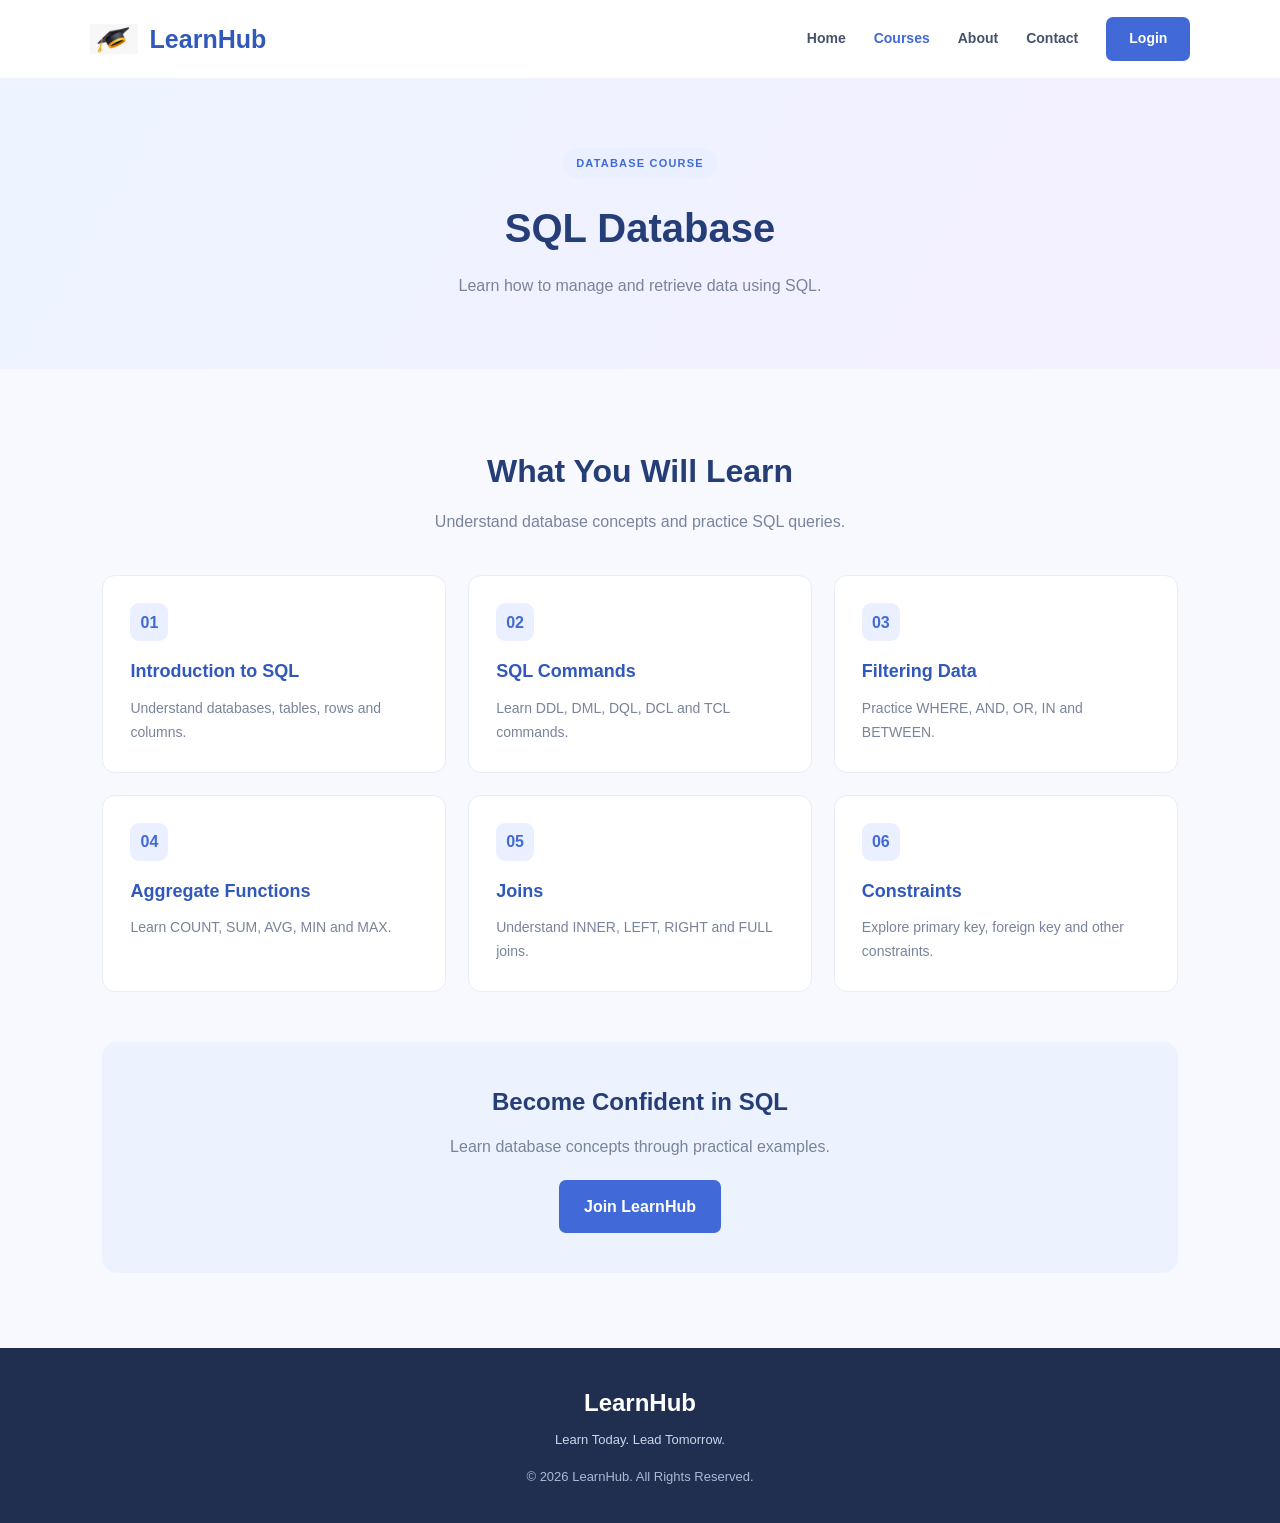
<file: sql.html>
<!DOCTYPE html>
<html lang="en">
<head>
    <meta charset="UTF-8">
    <meta name="viewport" content="width=device-width, initial-scale=1.0">
    <title>LearnHub | SQL Database</title>
    <link rel="stylesheet" href="styles.css">
</head>
<body>

    <header class="navbar">
        <a href="index.html" class="logo">
            <img src="logo.jpg" alt="LearnHub Logo">
            <span>LearnHub</span>
        </a>

        <nav class="nav-links">
            <a href="index.html">Home</a>
            <a href="courses.html" class="active">Courses</a>
            <a href="about.html">About</a>
            <a href="contact.html">Contact</a>
            <a href="login.html" class="nav-button">Login</a>
        </nav>
    </header>

    <main>
        <section class="page-hero">
            <span class="tag">DATABASE COURSE</span>
            <h1>SQL Database</h1>
            <p>Learn how to manage and retrieve data using SQL.</p>
        </section>

        <section class="section detail-section">
            <div class="section-heading">
                <h2>What You Will Learn</h2>
                <p>Understand database concepts and practice SQL queries.</p>
            </div>

            <div class="topic-grid">
                <article class="topic-card">
                    <span>01</span>
                    <h3>Introduction to SQL</h3>
                    <p>Understand databases, tables, rows and columns.</p>
                </article>

                <article class="topic-card">
                    <span>02</span>
                    <h3>SQL Commands</h3>
                    <p>Learn DDL, DML, DQL, DCL and TCL commands.</p>
                </article>

                <article class="topic-card">
                    <span>03</span>
                    <h3>Filtering Data</h3>
                    <p>Practice WHERE, AND, OR, IN and BETWEEN.</p>
                </article>

                <article class="topic-card">
                    <span>04</span>
                    <h3>Aggregate Functions</h3>
                    <p>Learn COUNT, SUM, AVG, MIN and MAX.</p>
                </article>

                <article class="topic-card">
                    <span>05</span>
                    <h3>Joins</h3>
                    <p>Understand INNER, LEFT, RIGHT and FULL joins.</p>
                </article>

                <article class="topic-card">
                    <span>06</span>
                    <h3>Constraints</h3>
                    <p>Explore primary key, foreign key and other constraints.</p>
                </article>
            </div>

            <div class="detail-note">
                <h2>Become Confident in SQL</h2>
                <p>Learn database concepts through practical examples.</p>
                <a href="register.html" class="btn">Join LearnHub</a>
            </div>
        </section>
    </main>

    <footer class="footer">
        <h3>LearnHub</h3>
        <p>Learn Today. Lead Tomorrow.</p>
        <p class="copyright">© 2026 LearnHub. All Rights Reserved.</p>
    </footer>

</body>
</html>
</file>
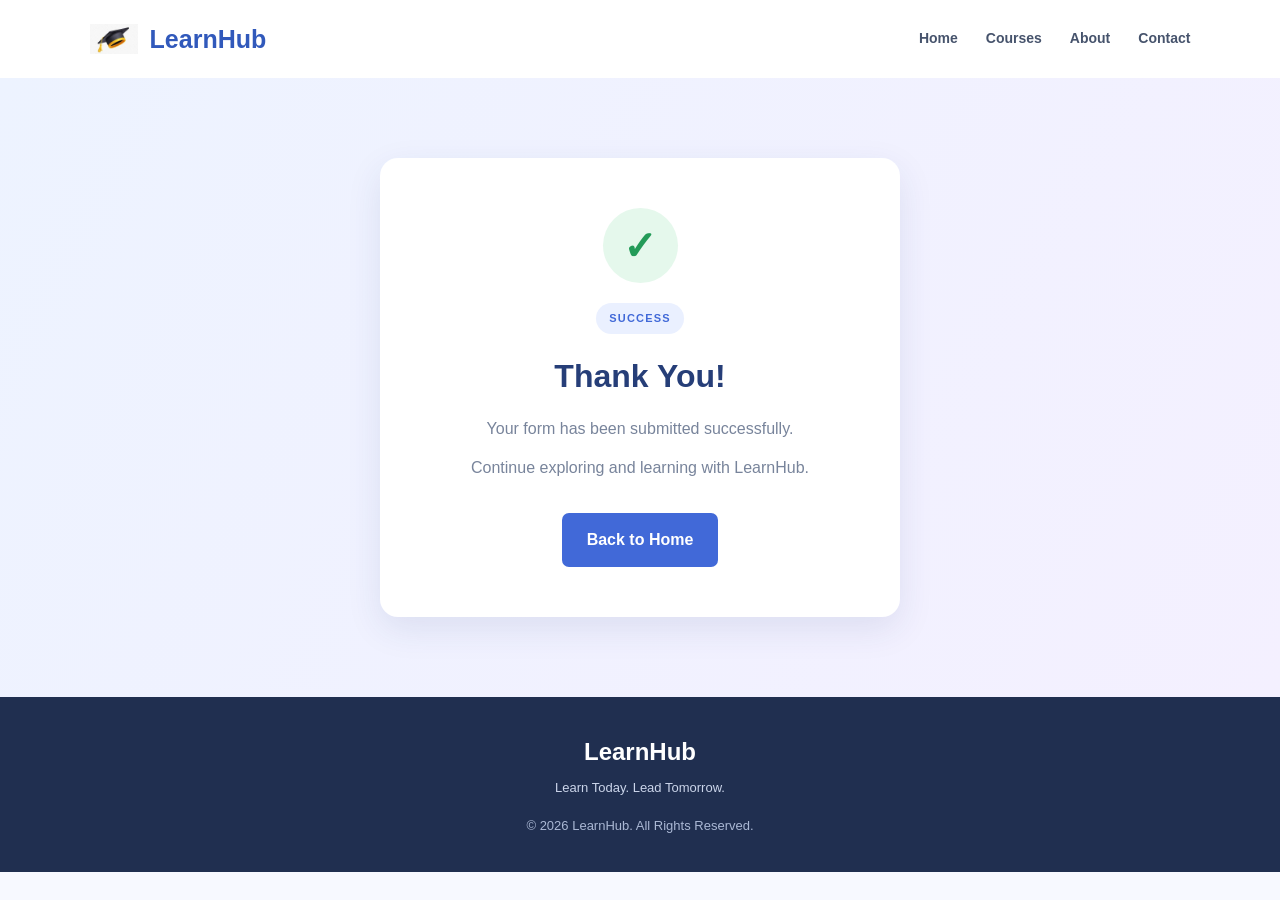
<file: success.html>
<!DOCTYPE html>
<html lang="en">
<head>
    <meta charset="UTF-8">
    <meta name="viewport" content="width=device-width, initial-scale=1.0">
    <title>LearnHub | Success</title>
    <link rel="stylesheet" href="styles.css">
</head>
<body>

    <header class="navbar">
        <a href="index.html" class="logo">
            <img src="logo.jpg" alt="LearnHub Logo">
            <span>LearnHub</span>
        </a>

        <nav class="nav-links">
            <a href="index.html">Home</a>
            <a href="courses.html">Courses</a>
            <a href="about.html">About</a>
            <a href="contact.html">Contact</a>
        </nav>
    </header>

    <main class="success-page">
        <div class="success-card">
            <div class="success-icon">✓</div>
            <span class="tag">SUCCESS</span>
            <h1>Thank You!</h1>
            <p>Your form has been submitted successfully.</p>
            <p>Continue exploring and learning with LearnHub.</p>
            <a href="index.html" class="btn">Back to Home</a>
        </div>
    </main>

    <footer class="footer">
        <h3>LearnHub</h3>
        <p>Learn Today. Lead Tomorrow.</p>
        <p class="copyright">© 2026 LearnHub. All Rights Reserved.</p>
    </footer>

</body>
</html>
</file>
<file: styles.css>
/* =====================================
   1. RESET AND GLOBAL STYLES
===================================== */

* {
    margin: 0;
    padding: 0;
    box-sizing: border-box;
}

html {
    scroll-behavior: smooth;
}

body {
    font-family: Arial, Helvetica, sans-serif;
    background: #f7f9ff;
    color: #253451;
    line-height: 1.7;
}

a {
    text-decoration: none;
}

img {
    max-width: 100%;
}

button,
input,
textarea {
    font: inherit;
}

/* =====================================
   2. NAVBAR
===================================== */

.navbar {
    display: flex;
    justify-content: space-between;
    align-items: center;
    padding: 15px 7%;
    background: #ffffff;
    box-shadow: 0 3px 18px rgba(30, 55, 100, 0.07);
}

.logo {
    display: flex;
    align-items: center;
    gap: 12px;
    color: #3159bb;
    font-size: 25px;
    font-weight: bold;
}

.logo img {
    width: 48px;
    height: 48px;
    object-fit: contain;
    border-radius: 10px;
}

.nav-links {
    display: flex;
    align-items: center;
    gap: 28px;
}

.nav-links a {
    color: #46536c;
    font-size: 14px;
    font-weight: bold;
    transition: 0.3s ease;
}

.nav-links a:hover,
.nav-links a.active {
    color: #4169d8;
}

.nav-links a:hover {
    transform: translateY(-2px);
}

.nav-links .nav-button {
    background: #4169d8;
    color: white;
    padding: 10px 23px;
    border-radius: 7px;
}

.nav-links .nav-button:hover {
    background: #304fae;
    color: white;
}

/* =====================================
   3. COMMON BUTTONS
===================================== */

.btn {
    display: inline-block;
    background: #4169d8;
    color: white;
    padding: 13px 25px;
    border: none;
    border-radius: 7px;
    font-weight: bold;
    cursor: pointer;
    transition: 0.3s ease;
}

.btn:hover {
    background: #304fae;
    transform: translateY(-3px);
    box-shadow: 0 8px 18px rgba(65, 105, 216, 0.2);
}

.btn-light {
    background: white;
    color: #4169d8;
    border: 1px solid #dce5ff;
}

.btn-light:hover {
    background: #edf2ff;
    color: #304fae;
}

.text-link {
    display: inline-block;
    color: #4169d8;
    font-weight: bold;
    transition: 0.3s;
}

.text-link:hover {
    color: #765bd2;
    transform: translateX(5px);
}

/* =====================================
   4. COMMON SECTION STYLES
===================================== */

.section {
    padding: 75px 8%;
}

.section-heading {
    text-align: center;
    margin-bottom: 40px;
}

.section-heading h2 {
    color: #263e78;
    font-size: 32px;
    margin-bottom: 10px;
}

.section-heading p {
    color: #78849b;
}

.tag {
    display: inline-block;
    color: #4169d8;
    background: #eaf0ff;
    padding: 6px 13px;
    border-radius: 20px;
    font-size: 11px;
    font-weight: bold;
    letter-spacing: 1.2px;
    margin-bottom: 15px;
}

/* =====================================
   5. HOME HERO
===================================== */

.hero {
    display: flex;
    align-items: center;
    justify-content: space-between;
    gap: 50px;
    padding: 80px 9%;
    background: linear-gradient(120deg, #edf3ff, #f4f0ff);
}

.hero-content {
    flex: 1.2;
    animation: slideLeft 0.9s ease;
}

.hero-content h1 {
    font-size: 49px;
    line-height: 1.2;
    color: #263e78;
    margin-bottom: 20px;
}

.hero-content h1 span {
    color: #735bd4;
}

.hero-content p {
    color: #68758d;
    font-size: 16px;
    margin-bottom: 27px;
    max-width: 540px;
}

.hero-buttons {
    display: flex;
    flex-wrap: wrap;
    gap: 14px;
}

.hero-image {
    flex: 0.8;
    display: flex;
    justify-content: center;
    animation: slideRight 0.9s ease;
}

.image-card {
    width: 330px;
    padding: 28px;
    text-align: center;
    background: white;
    border-radius: 20px;
    box-shadow: 0 15px 40px rgba(54, 77, 140, 0.12);
    transition: 0.4s;
}

.image-card:hover {
    transform: translateY(-9px) rotate(1deg);
}

.image-card img {
    width: 190px;
    height: 190px;
    object-fit: contain;
    margin-bottom: 15px;
}

.image-card h3 {
    color: #3159bb;
    margin-bottom: 5px;
}

.image-card p {
    color: #78849b;
    font-size: 13px;
}

.hero-stats {
    display: flex;
    gap: 35px;
    margin-top: 40px;
}

.hero-stats h3 {
    color: #4169d8;
    font-size: 23px;
}

.hero-stats p {
    font-size: 12px;
    margin: 0;
}

/* =====================================
   6. FEATURES
===================================== */

.feature-grid {
    display: grid;
    grid-template-columns: repeat(3, 1fr);
    gap: 25px;
}

.feature-card {
    padding: 30px;
    background: white;
    border: 1px solid #e9edfa;
    border-radius: 14px;
    transition: 0.3s ease;
}

.feature-card:hover {
    transform: translateY(-8px);
    box-shadow: 0 12px 30px rgba(49, 78, 145, 0.10);
    border-color: #cbd8ff;
}

.feature-icon {
    display: flex;
    align-items: center;
    justify-content: center;
    width: 55px;
    height: 55px;
    background: #edf2ff;
    border-radius: 12px;
    font-size: 26px;
    margin-bottom: 20px;
}

.feature-card h3 {
    color: #3159bb;
    font-size: 19px;
    margin-bottom: 10px;
}

.feature-card p {
    color: #78849b;
    font-size: 14px;
}

/* =====================================
   7. COURSE CARDS
===================================== */

.course-grid {
    display: grid;
    grid-template-columns: repeat(3, 1fr);
    gap: 25px;
}

.course-card {
    padding: 28px;
    border-radius: 16px;
    border: 1px solid transparent;
    transition: 0.35s ease;
}

.course-card:hover {
    transform: translateY(-9px);
    box-shadow: 0 15px 30px rgba(40, 60, 110, 0.10);
}

.course-card.java {
    background: #f0f4ff;
    border-color: #dce5ff;
}

.course-card.sql {
    background: #effaf4;
    border-color: #d7f0e1;
}

.course-card.html {
    background: #fff5ed;
    border-color: #f5e4d4;
}

.course-icon {
    font-size: 35px;
    margin-bottom: 15px;
}

.course-category {
    display: inline-block;
    color: #52658f;
    background: rgba(255, 255, 255, 0.8);
    border-radius: 20px;
    padding: 5px 11px;
    font-size: 10px;
    font-weight: bold;
    letter-spacing: 1px;
    margin-bottom: 14px;
}

.course-card h3 {
    color: #293e70;
    font-size: 22px;
    margin-bottom: 12px;
}

.course-card p {
    color: #748097;
    font-size: 14px;
    margin-bottom: 20px;
}

.topic-tags {
    display: flex;
    flex-wrap: wrap;
    gap: 8px;
    margin-bottom: 23px;
}

.topic-tags span {
    background: white;
    color: #596781;
    padding: 5px 11px;
    border-radius: 20px;
    font-size: 11px;
}

/* =====================================
   8. HOME CTA
===================================== */

.home-cta {
    margin: 10px 8% 70px;
    padding: 55px 25px;
    text-align: center;
    background: linear-gradient(120deg, #eaf0ff, #f0ebff);
    border-radius: 18px;
}

.home-cta h2 {
    color: #263e78;
    font-size: 29px;
    margin-bottom: 10px;
}

.home-cta p {
    color: #78849b;
    margin-bottom: 23px;
}

/* =====================================
   9. INNER PAGE HERO
===================================== */

.page-hero {
    text-align: center;
    padding: 70px 20px;
    background: linear-gradient(120deg, #edf3ff, #f4f0ff);
}

.page-hero h1 {
    color: #263e78;
    font-size: 40px;
    margin-bottom: 10px;
}

.page-hero p {
    color: #78849b;
}

/* =====================================
   10. ABOUT PAGE
===================================== */

.about-section {
    display: flex;
    align-items: center;
    gap: 55px;
}

.about-content {
    flex: 1;
}

.about-content h2 {
    color: #263e78;
    font-size: 31px;
    line-height: 1.3;
    margin-bottom: 20px;
}

.about-content p {
    color: #78849b;
    margin-bottom: 16px;
}

.about-content .btn {
    margin-top: 10px;
}

.about-visual {
    flex: 1;
    display: flex;
    justify-content: center;
}

.about-visual-card {
    width: 340px;
    padding: 30px;
    text-align: center;
    background: #edf2ff;
    border-radius: 18px;
    transition: 0.3s;
}

.about-visual-card:hover {
    transform: rotate(2deg) scale(1.03);
}

.about-visual-card img {
    width: 190px;
    height: 190px;
    object-fit: contain;
}

.about-visual-card h3 {
    color: #3159bb;
    margin-top: 15px;
}

.about-visual-card p {
    color: #78849b;
    font-size: 13px;
}

.values-section {
    background: #f0f4ff;
}

/* =====================================
   11. COURSE DETAIL TOPICS
===================================== */

.detail-section {
    background: #f7f9ff;
}

.topic-grid {
    display: grid;
    grid-template-columns: repeat(3, 1fr);
    gap: 22px;
}

.topic-card {
    padding: 27px;
    background: white;
    border: 1px solid #e8edfa;
    border-radius: 13px;
    transition: 0.3s ease;
}

.topic-card:hover {
    transform: translateY(-6px);
    border-color: #b9caff;
    box-shadow: 0 10px 25px rgba(49, 78, 145, 0.09);
}

.topic-card span {
    display: inline-flex;
    align-items: center;
    justify-content: center;
    width: 38px;
    height: 38px;
    background: #eaf0ff;
    color: #4169d8;
    border-radius: 9px;
    font-weight: bold;
    margin-bottom: 15px;
}

.topic-card h3 {
    color: #3159bb;
    font-size: 18px;
    margin-bottom: 10px;
}

.topic-card p {
    color: #78849b;
    font-size: 14px;
}

.detail-note {
    margin-top: 50px;
    padding: 40px;
    text-align: center;
    background: #edf2ff;
    border-radius: 15px;
}

.detail-note h2 {
    color: #263e78;
    margin-bottom: 10px;
}

.detail-note p {
    color: #78849b;
    margin-bottom: 20px;
}

/* =====================================
   12. CONTACT PAGE
===================================== */

.contact-section {
    display: flex;
    align-items: flex-start;
    gap: 35px;
}

.contact-info {
    flex: 0.85;
    padding: 35px;
    background: #edf2ff;
    border-radius: 15px;
}

.contact-info h2 {
    color: #263e78;
    font-size: 28px;
    margin-bottom: 12px;
}

.contact-info > p {
    color: #78849b;
    margin-bottom: 30px;
}

.contact-item {
    display: flex;
    align-items: center;
    gap: 15px;
    margin-bottom: 22px;
}

.contact-item > span {
    display: flex;
    align-items: center;
    justify-content: center;
    width: 45px;
    height: 45px;
    background: white;
    border-radius: 10px;
    font-size: 20px;
}

.contact-item h3 {
    color: #3159bb;
    font-size: 15px;
}

.contact-item p {
    color: #78849b;
    font-size: 13px;
}

.contact-form {
    flex: 1.15;
    padding: 35px;
    background: white;
    border: 1px solid #e8edfa;
    border-radius: 15px;
    box-shadow: 0 8px 25px rgba(35, 60, 110, 0.06);
}

.contact-form h2 {
    color: #263e78;
    margin-bottom: 22px;
}

/* =====================================
   13. LOGIN AND REGISTER
===================================== */

.account-page {
    display: flex;
    justify-content: center;
    align-items: center;
    padding: 65px 20px;
    background: linear-gradient(120deg, #edf3ff, #f4f0ff);
}

.form-container {
    width: 100%;
    max-width: 450px;
    padding: 38px;
    background: white;
    border: 1px solid #e6ebf8;
    border-radius: 17px;
    box-shadow: 0 12px 35px rgba(39, 62, 115, 0.10);
    animation: fadeIn 0.7s ease;
}

.register-form {
    max-width: 490px;
}

.form-logo {
    text-align: center;
    margin-bottom: 15px;
}

.form-logo img {
    width: 70px;
    height: 70px;
    object-fit: contain;
}

.form-container > .tag {
    display: table;
    margin: 0 auto 12px;
}

.form-container h1 {
    color: #263e78;
    font-size: 27px;
    text-align: center;
    margin-bottom: 7px;
}

.form-container > p {
    text-align: center;
    color: #78849b;
    font-size: 14px;
    margin-bottom: 25px;
}

.form-container label,
.contact-form label {
    display: block;
    color: #35425d;
    font-size: 13px;
    font-weight: bold;
    margin-bottom: 7px;
}

.form-container input,
.contact-form input,
.contact-form textarea {
    width: 100%;
    padding: 12px 14px;
    border: 1px solid #dce3f0;
    border-radius: 7px;
    outline: none;
    margin-bottom: 18px;
    background: #fcfdff;
    color: #26334a;
    transition: 0.3s;
}

.form-container input:focus,
.contact-form input:focus,
.contact-form textarea:focus {
    border-color: #4169d8;
    box-shadow: 0 0 0 3px rgba(65, 105, 216, 0.10);
}

.contact-form textarea {
    resize: vertical;
}

.form-container button,
.contact-form button {
    width: 100%;
    text-align: center;
}

.form-bottom {
    margin-top: 22px;
    text-align: center;
    color: #78849b;
    font-size: 13px;
}

.form-bottom a {
    color: #4169d8;
    font-weight: bold;
}

.form-bottom a:hover {
    text-decoration: underline;
}

/* =====================================
   14. SUCCESS PAGE
===================================== */

.success-page {
    display: flex;
    justify-content: center;
    align-items: center;
    padding: 80px 20px;
    background: linear-gradient(120deg, #edf3ff, #f4f0ff);
}

.success-card {
    width: 100%;
    max-width: 520px;
    padding: 50px 30px;
    text-align: center;
    background: white;
    border-radius: 18px;
    box-shadow: 0 12px 35px rgba(39, 62, 115, 0.10);
    animation: fadeIn 0.8s ease;
}

.success-icon {
    display: flex;
    align-items: center;
    justify-content: center;
    width: 75px;
    height: 75px;
    margin: 0 auto 20px;
    background: #e5f8ec;
    color: #239b58;
    border-radius: 50%;
    font-size: 40px;
    font-weight: bold;
}

.success-card h1 {
    color: #263e78;
    font-size: 32px;
    margin-bottom: 12px;
}

.success-card p {
    color: #78849b;
    margin-bottom: 12px;
}

.success-card .btn {
    margin-top: 20px;
}

/* =====================================
   15. FOOTER
===================================== */

.footer {
    padding: 35px 20px;
    background: #202f50;
    text-align: center;
    color: white;
}

.footer h3 {
    font-size: 24px;
    margin-bottom: 5px;
}

.footer p {
    color: #cbd5ea;
    font-size: 13px;
}

.footer .copyright {
    margin-top: 15px;
    color: #aab8d4;
}

/* =====================================
   16. ANIMATIONS
===================================== */

@keyframes fadeIn {
    from {
        opacity: 0;
        transform: translateY(20px);
    }

    to {
        opacity: 1;
        transform: translateY(0);
    }
}

@keyframes slideLeft {
    from {
        opacity: 0;
        transform: translateX(-35px);
    }

    to {
        opacity: 1;
        transform: translateX(0);
    }
}

@keyframes slideRight {
    from {
        opacity: 0;
        transform: translateX(35px);
    }

    to {
        opacity: 1;
        transform: translateX(0);
    }
}

/* =====================================
   17. RESPONSIVE DESIGN
===================================== */

@media (max-width: 950px) {
    .navbar {
        padding: 15px 4%;
    }

    .nav-links {
        gap: 15px;
    }

    .hero {
        padding: 60px 6%;
    }

    .hero-content h1 {
        font-size: 39px;
    }

    .course-grid,
    .topic-grid {
        grid-template-columns: repeat(2, 1fr);
    }

    .feature-grid {
        grid-template-columns: repeat(2, 1fr);
    }
}

@media (max-width: 680px) {
    .navbar {
        flex-direction: column;
        gap: 15px;
    }

    .nav-links {
        justify-content: center;
        flex-wrap: wrap;
        gap: 13px 18px;
    }

    .hero {
        flex-direction: column;
        text-align: center;
        padding: 55px 7%;
    }

    .hero-content h1 {
        font-size: 34px;
    }

    .hero-buttons,
    .hero-stats {
        justify-content: center;
    }

    .hero-image {
        width: 100%;
    }

    .image-card {
        width: 100%;
        max-width: 330px;
    }

    .section {
        padding: 50px 6%;
    }

    .section-heading h2 {
        font-size: 26px;
    }

    .course-grid,
    .feature-grid,
    .topic-grid {
        grid-template-columns: 1fr;
    }

    .about-section,
    .contact-section {
        flex-direction: column;
    }

    .about-content {
        text-align: center;
    }

    .about-visual,
    .contact-info,
    .contact-form {
        width: 100%;
    }

    .page-hero {
        padding: 50px 15px;
    }

    .page-hero h1 {
        font-size: 31px;
    }

    .home-cta {
        margin: 10px 6% 45px;
        padding: 35px 20px;
    }

    .home-cta h2 {
        font-size: 24px;
    }

    .form-container {
        padding: 27px 22px;
    }
}

@media (max-width: 380px) {
    .logo {
        font-size: 21px;
    }

    .nav-links {
        gap: 12px;
    }

    .nav-links a {
        font-size: 12px;
    }

    .hero-content h1 {
        font-size: 29px;
    }

    .hero-stats {
        gap: 18px;
    }
}
</file>
